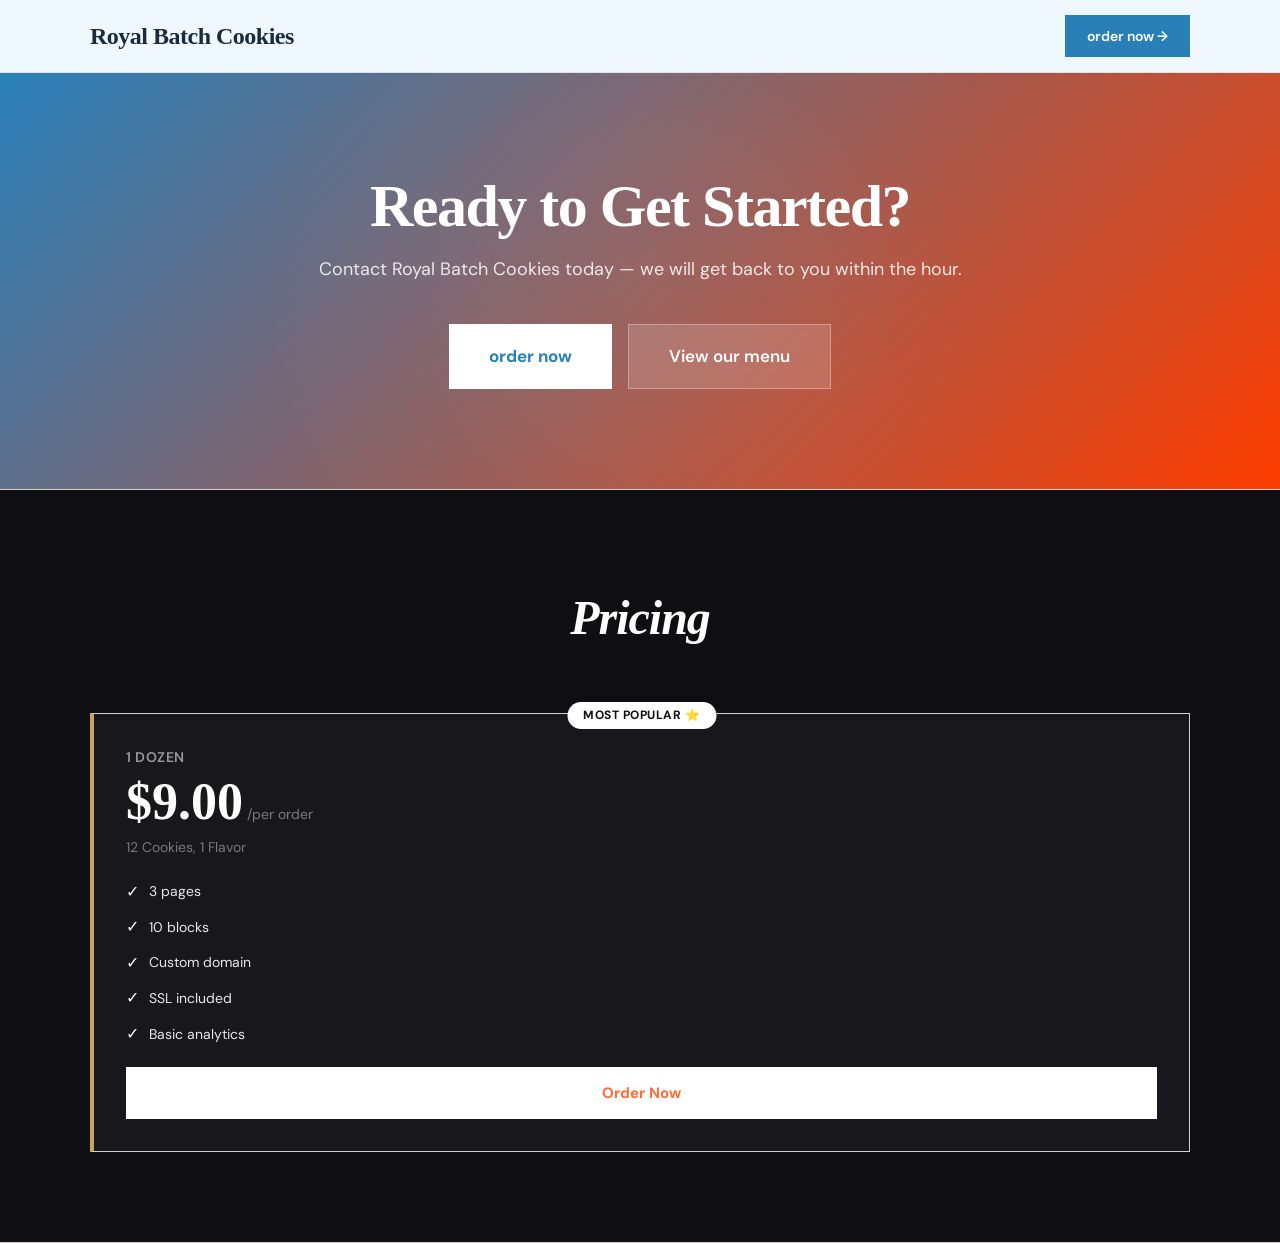
<file: index.html>
<!DOCTYPE html>
<html lang="en">
<head>
  <title>My Awesome Site</title>
  <meta name="description" content="Built with Supersuite — the fastest website builder"/>
  <link rel="icon" type="image/svg+xml" href="data:image/svg+xml,%3Csvg xmlns='http://www.w3.org/2000/svg' viewBox='0 0 32 32'%3E%3Crect width='32' height='32' rx='8' fill='%23ff6b35'/%3E%3Ctext x='16' y='23' font-family='Arial Black,sans-serif' font-size='16' font-weight='900' text-anchor='middle' fill='white'%3ESS%3C/text%3E%3C/svg%3E"/>
  <meta property="og:title" content="My Awesome Site"/>
  <meta property="og:type" content="website"/>
  <!-- Generated by Supersuite SSV26.1 -->
  <meta charset="UTF-8"/>
  <meta name="viewport" content="width=device-width,initial-scale=1"/>
  <title>My Awesome Site</title>
  <link rel="preconnect" href="https://fonts.googleapis.com"/>
  <link rel="preconnect" href="https://fonts.gstatic.com" crossorigin/>
  <link href="https://fonts.googleapis.com/css2?family=Syne:wght@400;500;600;700;800&family=DM+Sans:ital,wght@0,300;0,400;0,500;0,600;1,300&family=Space+Grotesk:wght@300;400;500;600;700&display=swap" rel="stylesheet"/>
  <style>
    *, *::before, *::after { box-sizing: border-box; margin: 0; padding: 0; }
    :root {
      --primary: #1a1a1a;
    --secondary: #c5a35e;
    --accent: #c5a35e;
    --bg: #faf8f5;
    --text: #1a1a1a;
    --font-heading: 'Playfair Display', Georgia, serif;
    --font-body: 'DM Sans', sans-serif;
    --font-base: 16px;
    --line-height: 1.6;
    --btn-radius: 0px;
    --section-pad: 90px;
    --container: 1240px;
    --radius: 0px;
    --shadow: none;
    }
    html { scroll-behavior: smooth; }
    body {
      font-family: var(--font-body);
      color: var(--text);
      background: var(--bg);
      font-size: var(--font-base);
      line-height: var(--line-height);
      -webkit-font-smoothing: antialiased;
    }
    .ss-block-wrapper { position: relative; }
    .ss-block-controls { display: none; }
    
      body { background: #faf8f5; }
      .ss-hero:not([data-user-bg]) { background: #1a1a1a; }
      .ss-btn-primary { border: 2px solid var(--primary) !important; text-transform: uppercase !important; font-size: 13px !important; letter-spacing: 1px !important; }
      .ss-card { border: 1px solid #d4cfc8 !important; border-left: 4px solid var(--accent) !important; border-radius: 0 !important; }
      .ss-section-title { font-style: italic; }
      .ss-block { border-bottom: 1px solid #d4cfc8; }
    
    
/* SS daily seed 2026-05-31 */
.block, .rev-block, [class*="block-"]{ border-radius: 4px; box-shadow: undefined; }
.btn, button.cta, .lp-cta{ border-radius: 4px; background: linear-gradient(135deg, #06d6a0, #118ab2) !important; }
h1,h2,h3{ font-family: 'Syne', sans-serif; }
body{ font-family: 'DM Sans', sans-serif; background: #f1fffb; color: #0b3d2e; }

    @media (max-width: 768px) {
      [style*="grid-template-columns: repeat(3"] { grid-template-columns: repeat(2, 1fr) !important; }
      [style*="grid-template-columns: repeat(2"] { grid-template-columns: 1fr !important; }
      [style*="grid-template-columns: 1.5fr"] { grid-template-columns: 1fr !important; }
      [style*="min-height: 85vh"] { min-height: 60vh !important; }
      .ss-nav-links { display: none !important; }
    }

    /* FIX2: Preview-mode sizing normalization.
       In builder preview the iframe viewport is different from a real browser window.
       We normalize hero sizing so it fits the visible preview area correctly. */
    body.ss-preview-mode .ss-hero {
      /* Override the 120px fixed padding with a responsive value */
      padding-top: clamp(40px, 8vh, 80px) !important;
      padding-bottom: clamp(40px, 8vh, 80px) !important;
    }
    body.ss-preview-mode .ss-hero[style*="min-height:100vh"],
    body.ss-preview-mode .ss-hero[style*="min-height: 100vh"] {
      /* 100vh in preview iframe = iframe height, not window height.
         Cap to avoid massive scroll in builder. */
      min-height: min(100vh, 600px) !important;
    }
    body.ss-preview-mode .ss-hero[style*="min-height:85vh"],
    body.ss-preview-mode .ss-hero[style*="min-height: 85vh"] {
      min-height: min(85vh, 520px) !important;
    }
    body.ss-preview-mode .ss-hero[style*="min-height:60vh"],
    body.ss-preview-mode .ss-hero[style*="min-height: 60vh"] {
      min-height: min(60vh, 420px) !important;
    }
    /* Prevent orb decorations from expanding layout in preview */
    body.ss-preview-mode .ss-hero-orb {
      display: none !important;
    }
  </style>
</head>
<body>
  <div class="ss-block-wrapper" data-block-id="block_14" style="position:relative;">
      
<nav class="ss-block ss-nav" style="background:#f0f8ff;color:#1a2b3c;position:sticky;top:0;z-index:100;border-bottom:1px solid rgba(0,0,0,0.08);padding:0 var(--section-pad);">
  <div class="ss-nav-inner" style="max-width:var(--container);margin:0 auto;display:flex;align-items:center;justify-content:space-between;height:72px;gap:32px;">
    <div class="ss-nav-logo" style="font-family:var(--font-heading);font-weight:800;font-size:24px;color:#1a2b3c;letter-spacing:-0.5px;cursor:default;">Royal Batch Cookies</div>
    <div class="ss-nav-links" style="display:flex;align-items:center;gap:32px;">
      
    </div>
    <a href="https://forms.gle/BitiTcdTLFzZpAWd6" class="ss-nav-cta-btn" style="background:#2980b9;color:white;padding:10px 22px;border-radius:var(--btn-radius);font-size:14px;font-weight:600;text-decoration:none;transition:all 0.2s;display:inline-flex;align-items:center;gap:6px;" onmouseover="this.style.opacity='0.9';this.style.transform='translateY(-1px)'" onmouseout="this.style.opacity='1';this.style.transform='translateY(0)'">order now →</a>
    <!-- Hamburger — mobile only -->
    <button class="ss-hamburger" id="ham-nav_a6tky" onclick="document.getElementById('mob-nav_a6tky').classList.toggle('open')" aria-label="Menu" style="display:none;flex-direction:column;justify-content:center;align-items:center;gap:5px;width:40px;height:40px;background:none;border:none;cursor:pointer;padding:0;">
      <span style="display:block;width:24px;height:2px;background:#1a2b3c;border-radius:2px;transition:all 0.3s;"></span>
      <span style="display:block;width:24px;height:2px;background:#1a2b3c;border-radius:2px;transition:all 0.3s;"></span>
      <span style="display:block;width:18px;height:2px;background:#1a2b3c;border-radius:2px;transition:all 0.3s;align-self:flex-end;"></span>
    </button>
  </div>
  <!-- Mobile drawer -->
  <div class="ss-mobile-nav" id="mob-nav_a6tky" style="display:none;position:fixed;inset:0;background:#f0f8ff;z-index:9999;flex-direction:column;align-items:center;justify-content:center;gap:32px;">
    <button class="ss-mobile-nav-close" onclick="document.getElementById('mob-nav_a6tky').classList.remove('open')" style="position:absolute;top:24px;right:24px;background:none;border:none;color:#1a2b3c;font-size:32px;cursor:pointer;line-height:1;">×</button>
    <div style="font-family:var(--font-heading);font-weight:800;font-size:22px;color:#1a2b3c;margin-bottom:8px;">Royal Batch Cookies</div>
    
    <a href="#" style="background:#2980b9;color:white;padding:14px 36px;border-radius:var(--btn-radius);font-size:16px;font-weight:700;text-decoration:none;margin-top:8px;">order now →</a>
  </div>
</nav>
<style>
  @media (max-width: 768px) {
    #ham-nav_a6tky { display: flex !important; }
    #mob-nav_a6tky.open { display: flex !important; }
    .ss-nav .ss-nav-links, .ss-nav .ss-nav-cta-btn { display: none !important; }
  }
</style>
      
    </div>
<div class="ss-block-wrapper" data-block-id="block_18" style="position:relative;">
      
<section class="ss-block ss-cta" style="background:linear-gradient(135deg, #2980b9 0%, #ff3d00 100%);color:#ffffff;padding:100px var(--section-pad);text-align:center;position:relative;overflow:hidden;">
  <div style="position:absolute;inset:0;background:radial-gradient(circle at 50% 50%,rgba(255,255,255,0.04) 0%,transparent 60%);pointer-events:none;border-radius:inherit;"></div>
  <div style="position:relative;z-index:1;max-width:700px;margin:0 auto;">
    
    <h2 style="font-family:var(--font-heading);font-size:clamp(32px,5vw,60px);font-weight:800;margin-bottom:16px;letter-spacing:-1.5px;line-height:1.1;">Ready to Get Started?</h2>
    <p style="font-size:18px;opacity:0.85;margin-bottom:40px;line-height:1.6;">Contact Royal Batch Cookies today — we will get back to you within the hour.</p>
    <div style="display:flex;gap:16px;flex-wrap:wrap;justify-content:center;">
      <a href="https://forms.gle/BitiTcdTLFzZpAWd6" style="background:#ffffff;color:#2980b9;padding:18px 40px;border-radius:var(--btn-radius);font-size:17px;font-weight:700;text-decoration:none;transition:all 0.3s;display:inline-flex;align-items:center;gap:8px;" onmouseover="this.style.transform='translateY(-3px)';this.style.boxShadow='0 16px 48px rgba(0,0,0,0.2)'" onmouseout="this.style.transform='translateY(0)';this.style.boxShadow='none'">order now</a>
      <a href="#" style="background:rgba(255,255,255,0.15);color:#ffffff;padding:18px 40px;border-radius:var(--btn-radius);font-size:17px;font-weight:600;text-decoration:none;border:1px solid rgba(255,255,255,0.3);backdrop-filter:blur(8px);transition:all 0.3s;" onmouseover="this.style.background='rgba(255,255,255,0.22)'" onmouseout="this.style.background='rgba(255,255,255,0.15)'">View our menu</a>
    </div>
  </div>
</section>
      
    </div>
<div class="ss-block-wrapper" data-block-id="block_21" style="position:relative;">
      
<section class="ss-block ss-pricing" style="background:#0f0f13;padding:var(--section-pad) var(--section-pad);">
  <div style="max-width:var(--container);margin:0 auto;">
    <div style="text-align:center;margin-bottom:56px;">
      <h2 class="ss-section-title" style="font-family:var(--font-heading);font-size:clamp(28px,4vw,48px);font-weight:800;margin-bottom:12px;letter-spacing:-1px;color:#ffffff;">Pricing</h2>
      <p style="font-size:17px;color:#ffffff;opacity:0.6;"></p>
    </div>
    <div style="display:grid;grid-template-columns:repeat(auto-fit,minmax(260px,1fr));gap:24px;align-items:start;">
      <div class="ss-card ss-pricing-card" style="background:rgba(255,255,255,0.04);border:1px solid rgba(255,255,255,0.1);border-radius:var(--radius);padding:32px;display:flex;flex-direction:column;gap:20px;position:relative;transition:transform 0.3s;" onmouseover="this.style.transform='translateY(-4px)'" onmouseout="this.style.transform='translateY(0)'">
        <div style="position:absolute;top:-12px;left:50%;transform:translateX(-50%);background:white;color:#0f0f13;padding:4px 16px;border-radius:50px;font-size:12px;font-weight:700;letter-spacing:0.5px;white-space:nowrap;">MOST POPULAR ⭐</div>
        <div>
          <div style="font-size:14px;font-weight:600;color:rgba(255,255,255,0.8);opacity:0.7;text-transform:uppercase;letter-spacing:0.5px;margin-bottom:8px;">1 Dozen</div>
          <div style="display:flex;align-items:baseline;gap:4px;">
            <span style="font-family:var(--font-heading);font-size:52px;font-weight:800;color:white;line-height:1;">$9.00</span>
            <span style="font-size:14px;color:rgba(255,255,255,0.7);opacity:0.6;">/per order</span>
          </div>
          <p style="font-size:14px;color:rgba(255,255,255,0.7);opacity:0.6;margin-top:8px;">12 Cookies, 1 Flavor</p>
        </div>
        <ul style="list-style:none;display:flex;flex-direction:column;gap:10px;flex:1;">
          <li style="display:flex;align-items:center;gap:10px;font-size:14px;color:rgba(255,255,255,0.9);">
            <span style="color:white;font-size:16px;flex-shrink:0;">✓</span>3 pages
          </li><li style="display:flex;align-items:center;gap:10px;font-size:14px;color:rgba(255,255,255,0.9);">
            <span style="color:white;font-size:16px;flex-shrink:0;">✓</span>10 blocks
          </li><li style="display:flex;align-items:center;gap:10px;font-size:14px;color:rgba(255,255,255,0.9);">
            <span style="color:white;font-size:16px;flex-shrink:0;">✓</span>Custom domain
          </li><li style="display:flex;align-items:center;gap:10px;font-size:14px;color:rgba(255,255,255,0.9);">
            <span style="color:white;font-size:16px;flex-shrink:0;">✓</span>SSL included
          </li><li style="display:flex;align-items:center;gap:10px;font-size:14px;color:rgba(255,255,255,0.9);">
            <span style="color:white;font-size:16px;flex-shrink:0;">✓</span>Basic analytics
          </li>
        </ul>
        <a href="#" style="background:white;color:#ff6b35;padding:14px 24px;border-radius:var(--btn-radius);text-align:center;font-size:15px;font-weight:700;text-decoration:none;transition:all 0.3s;display:block;" onmouseover="this.style.transform='translateY(-2px)';this.style.opacity='0.9'" onmouseout="this.style.transform='translateY(0)';this.style.opacity='1'">Order Now</a>
      </div>
    </div>
  </div>
</section>
      
    </div>
  
</body>
</html>
</file>
